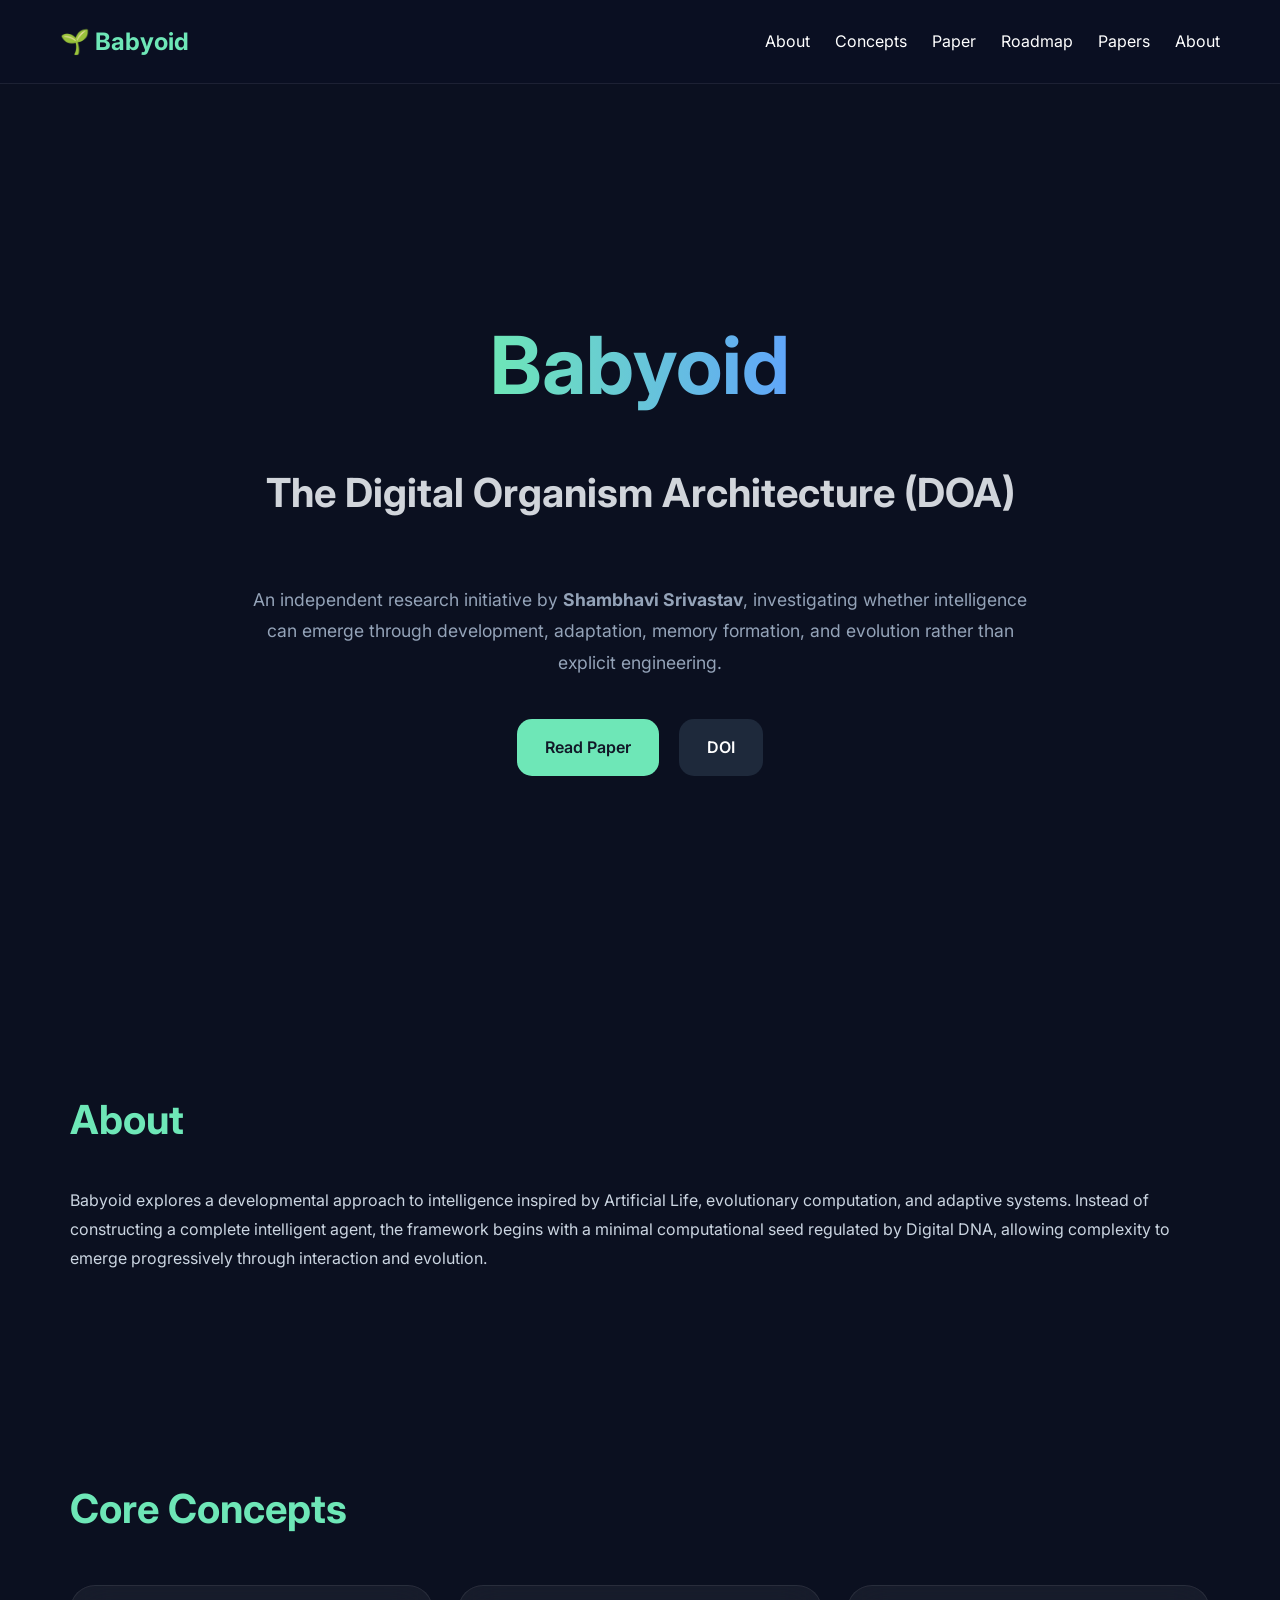
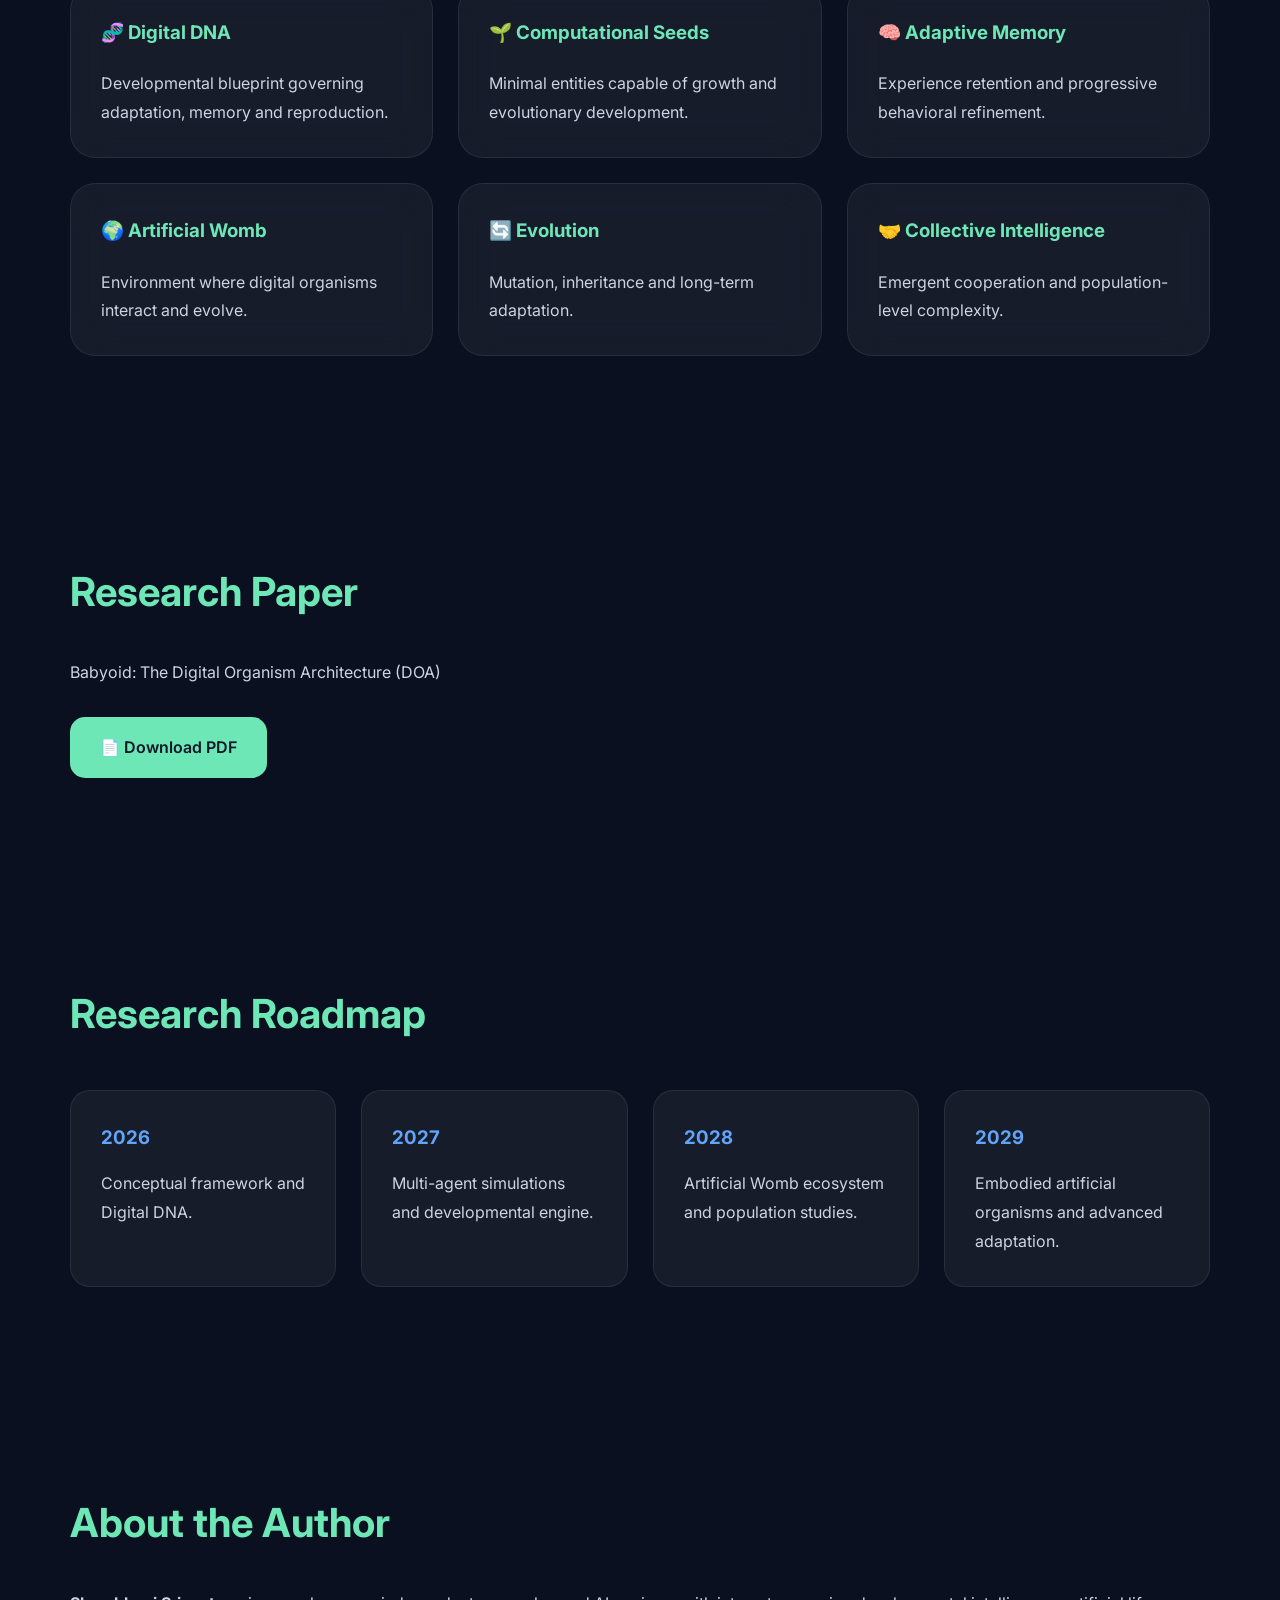
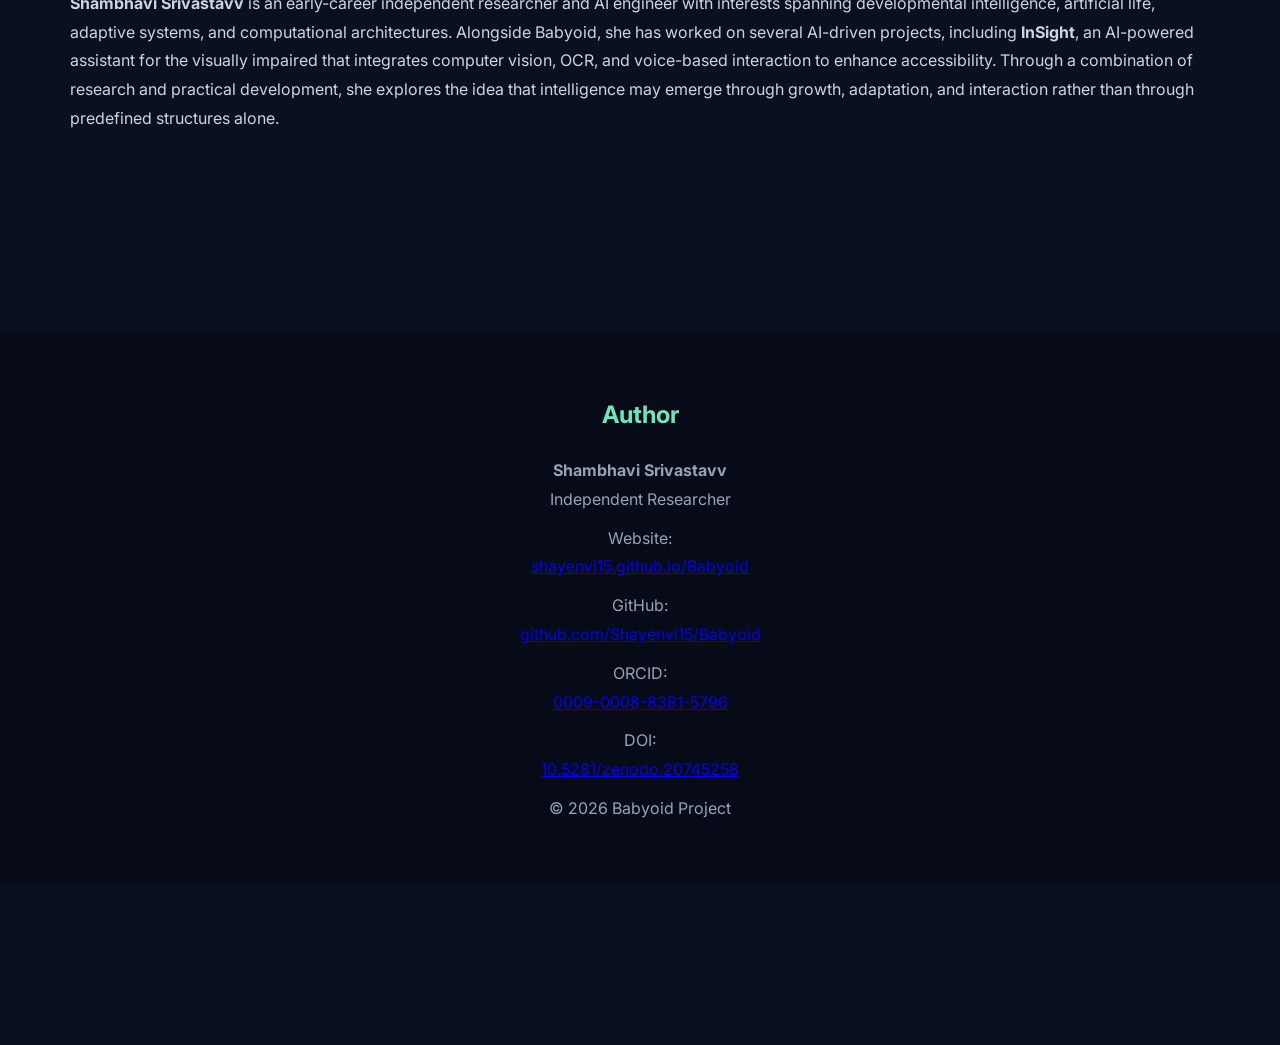
<file: index.html>
<!DOCTYPE html>
<html lang="en">
<head>
<meta charset="UTF-8">
<meta name="viewport" content="width=device-width, initial-scale=1.0">

<title>Babyoid | The Digital Organism Architecture (DOA)</title>

<meta name="description"
content="Babyoid (DOA) investigates how intelligence may emerge through development, adaptation, memory formation, and evolution using computational seeds and Digital DNA.">

<meta name="keywords"
content="Babyoid, Digital Organism Architecture, DOA, Digital DNA, Artificial Life, Emergent Intelligence, Developmental Intelligence, Computational Seeds, Artificial Organisms, Adaptive Systems, Self-Organizing Intelligence, Evolutionary Computation, Complex Systems, Multi-Agent Systems, Artificial General Intelligence, AGI, Digital Embryogenesis, Artificial Womb, Synthetic Intelligence, Computational Biology, Bio-inspired AI, Adaptive Intelligence, Developmental AI, Recursive Intelligence, Machine Evolution, Artificial Ecosystems">

<meta name="author" content="Shambhavi Srivastavv">
<meta name="robots" content="index, follow">
<meta name="language" content="English">

<!-- Canonical -->
<link rel="canonical"
href="https://shayenvi15.github.io/Babyoid/">

<!-- Open Graph -->
<meta property="og:title"
content="Babyoid: The Digital Organism Architecture (DOA)">

<meta property="og:description"
content="A computational framework for developmental intelligence based on Digital DNA, computational seeds, and emergent evolution.">

<meta property="og:type" content="website">

<meta property="og:url"
content="https://shayenvi15.github.io/Babyoid/">

<!-- Twitter -->
<meta name="twitter:card" content="summary">
<meta name="twitter:title"
content="Babyoid | The Digital Organism Architecture (DOA)">

<meta name="twitter:description"
content="A developmental framework inspired by Artificial Life and Digital DNA.">

<!-- Fonts -->
<link rel="stylesheet" href="style.css">
<link rel="preconnect" href="https://fonts.googleapis.com">
<link rel="preconnect" href="https://fonts.gstatic.com" crossorigin>

<link href="https://fonts.googleapis.com/css2?family=Inter:wght@300;400;500;700&display=swap"
rel="stylesheet">

<!-- Structured Data -->
<script type="application/ld+json">
{
  "@context": "https://schema.org",
  "@type": "ResearchProject",
  "name": "Babyoid",
  "alternateName": "The Digital Organism Architecture (DOA)",
  "description": "Babyoid is an independent research initiative investigating developmental intelligence through Digital DNA, computational seeds, artificial womb architecture, and emergent evolution.",
  "url": "https://shayenvi15.github.io/Babyoid/",
  "sameAs": [
    "https://github.com/Shayenvi15/Babyoid",
    "https://doi.org/10.5281/zenodo.20745258",
    "https://orcid.org/0009-0008-8381-5796"
  ],
  "creator": {
    "@type": "Person",
    "name": "Shambhavi Srivastavv",
    "identifier": "https://orcid.org/0009-0008-8381-5796"
  },
  "keywords": [
    "Babyoid",
    "Digital Organism Architecture",
    "Digital DNA",
    "Artificial Life",
    "Emergent Intelligence",
    "Developmental Intelligence",
    "Computational Seeds",
    "AGI"
  ],
  "publisher": {
    "@type": "Organization",
    "name": "Babyoid Research Initiative"
  }
}
</script>

</head>
    
<body>

<header>
    <nav>
        <div class="logo">🌱 Babyoid</div>

        <ul>
            <li><a href="#about">About</a></li>
            <li><a href="#concepts">Concepts</a></li>
            <li><a href="#paper">Paper</a></li>
            <li><a href="#roadmap">Roadmap</a></li>
            <li><a href="papers.html">Papers</a></li>
            <li><a href="about.html">About</a></li>
        </ul>
    </nav>
</header>

<section class="hero">

    <h1>Babyoid</h1>

    <h2>The Digital Organism Architecture (DOA)</h2>

   <p>
    An independent research initiative by
    <strong>Shambhavi Srivastav</strong>,
    investigating whether intelligence can emerge through development,
    adaptation, memory formation, and evolution rather than explicit engineering.
</p>

    <div class="buttons">
        <a href="Paper/BABYOID_DOA_v1.pdf" target="_blank" class="btn">
            Read Paper
        </a>

        <a href="https://doi.org/10.5281/zenodo.20745258" target="_blank" class="btn secondary">
            DOI
        </a>
    </div>

</section>

<section id="about">

    <h2>About</h2>

    <p>
        Babyoid explores a developmental approach to intelligence inspired by
        Artificial Life, evolutionary computation, and adaptive systems.
        Instead of constructing a complete intelligent agent, the framework
        begins with a minimal computational seed regulated by Digital DNA,
        allowing complexity to emerge progressively through interaction and evolution.
    </p>

</section>


<section id="concepts">

<h2>Core Concepts</h2>

<div class="cards">

<div class="card">
<h3>🧬 Digital DNA</h3>
<p>
Developmental blueprint governing adaptation, memory and reproduction.
</p>
</div>

<div class="card">
<h3>🌱 Computational Seeds</h3>
<p>
Minimal entities capable of growth and evolutionary development.
</p>
</div>

<div class="card">
<h3>🧠 Adaptive Memory</h3>
<p>
Experience retention and progressive behavioral refinement.
</p>
</div>

<div class="card">
<h3>🌍 Artificial Womb</h3>
<p>
Environment where digital organisms interact and evolve.
</p>
</div>

<div class="card">
<h3>🔄 Evolution</h3>
<p>
Mutation, inheritance and long-term adaptation.
</p>
</div>

<div class="card">
<h3>🤝 Collective Intelligence</h3>
<p>
Emergent cooperation and population-level complexity.
</p>
</div>

</div>

</section>



<section id="paper">

<h2>Research Paper</h2>

<p>
Babyoid: The Digital Organism Architecture (DOA)
</p>

<a class="download" href="Paper/BABYOID_DOA_v1.pdf" target="_blank">
📄 Download PDF
</a>

</section>



<section id="roadmap">

<h2>Research Roadmap</h2>

<div class="timeline">

<div class="year">
<h3>2026</h3>
<p>Conceptual framework and Digital DNA.</p>
</div>

<div class="year">
<h3>2027</h3>
<p>Multi-agent simulations and developmental engine.</p>
</div>

<div class="year">
<h3>2028</h3>
<p>Artificial Womb ecosystem and population studies.</p>
</div>

<div class="year">
<h3>2029</h3>
<p>Embodied artificial organisms and advanced adaptation.</p>
</div>

</div>

</section>

<section id="author">

<h2>About the Author</h2>

<p>
<strong>Shambhavi Srivastavv</strong> is an early-career independent researcher and AI engineer with interests spanning developmental intelligence, artificial life, adaptive systems, and computational architectures. Alongside Babyoid, she has worked on several AI-driven projects, including <strong>InSight</strong>, an AI-powered assistant for the visually impaired that integrates computer vision, OCR, and voice-based interaction to enhance accessibility. Through a combination of research and practical development, she explores the idea that intelligence may emerge through growth, adaptation, and interaction rather than through predefined structures alone.
</p>

</section>
  
<footer>

<h2>Author</h2>

<p>
<strong> Shambhavi Srivastavv</strong><br>
Independent Researcher
</p>

<p>
Website:<br>
<a href="https://shayenvi15.github.io/Babyoid/" target="_blank">
shayenvi15.github.io/Babyoid
</a>
</p>

<p>
GitHub:<br>
<a href="https://github.com/Shayenvi15/Babyoid" target="_blank">
github.com/Shayenvi15/Babyoid
</a>
</p>

<p>
ORCID:<br>
<a href="https://orcid.org/0009-0008-8381-5796" target="_blank">
0009-0008-8381-5796
</a>
</p>

<p>
DOI:<br>
<a href="https://doi.org/10.5281/zenodo.20745258" target="_blank">
10.5281/zenodo.20745258
</a>
</p>

<p>
© 2026 Babyoid Project
</p>

</footer>
<script src= "script.js"></script>
</body>
</html>
</file>
<file: style.css>
*{
    margin:0;
    padding:0;
    box-sizing:border-box;
}

html{
    scroll-behavior:smooth;
}

body{
    font-family:'Inter',sans-serif;
    background:#0b1020;
    color:#f5f5f5;
    line-height:1.8;
}

/* Navigation */

header{
    position:sticky;
    top:0;
    z-index:100;
    background:rgba(10,15,35,0.8);
    backdrop-filter:blur(12px);
    border-bottom:1px solid rgba(255,255,255,0.08);
}

nav{
    max-width:1200px;
    margin:auto;
    display:flex;
    justify-content:space-between;
    align-items:center;
    padding:20px;
}

.logo{
    font-size:1.5rem;
    font-weight:700;
    color:#6ee7b7;
}

nav ul{
    list-style:none;
    display:flex;
    gap:25px;
}

nav a{
    color:white;
    text-decoration:none;
    transition:0.3s;
}

nav a:hover{
    color:#6ee7b7;
}

/* Hero Section */

.hero{
    min-height:100vh;
    display:flex;
    flex-direction:column;
    justify-content:center;
    align-items:center;
    text-align:center;
    padding:40px;
}

.hero h1{
    font-size:5rem;
    font-weight:700;
    background:linear-gradient(90deg,#6ee7b7,#60a5fa);
    -webkit-background-clip:text;
    -webkit-text-fill-color:transparent;
}

.hero h2{
    margin-top:20px;
    color:#d1d5db;
}

.hero p{
    max-width:800px;
    margin-top:25px;
    color:#94a3b8;
    font-size:1.1rem;
}

/* Buttons */

.buttons{
    margin-top:40px;
    display:flex;
    gap:20px;
}

.btn{
    padding:14px 28px;
    border-radius:15px;
    background:#6ee7b7;
    color:#111827;
    text-decoration:none;
    font-weight:600;
    transition:0.3s;
}

.btn:hover{
    transform:translateY(-4px);
}

.secondary{
    background:#1e293b;
    color:white;
}

/* Sections */

section{
    max-width:1200px;
    margin:auto;
    padding:100px 30px;
}

section h2{
    font-size:2.5rem;
    margin-bottom:30px;
    color:#6ee7b7;
}

section p{
    color:#cbd5e1;
}

/* Cards */

.cards{
    display:grid;
    grid-template-columns:repeat(auto-fit,minmax(300px,1fr));
    gap:25px;
    margin-top:40px;
}

.card{
    background:rgba(255,255,255,0.05);
    border:1px solid rgba(255,255,255,0.08);
    border-radius:25px;
    padding:30px;
    backdrop-filter:blur(20px);
    transition:0.4s;
}

.card:hover{
    transform:translateY(-10px);
    border-color:#6ee7b7;
}

.card h3{
    margin-bottom:20px;
    color:#6ee7b7;
}

/* Download Button */

.download{
    display:inline-block;
    margin-top:30px;
    padding:16px 30px;
    background:#6ee7b7;
    color:#111827;
    text-decoration:none;
    border-radius:15px;
    font-weight:600;
    transition:0.3s;
}

.download:hover{
    transform:scale(1.05);
}

/* Timeline */

.timeline{
    display:grid;
    grid-template-columns:repeat(auto-fit,minmax(220px,1fr));
    gap:25px;
    margin-top:40px;
}

.year{
    background:rgba(255,255,255,0.05);
    padding:30px;
    border-radius:20px;
    border:1px solid rgba(255,255,255,0.08);
}

.year h3{
    color:#60a5fa;
    margin-bottom:15px;
}

/* Footer */

footer{
    margin-top:100px;
    text-align:center;
    padding:60px 20px;
    background:#070b18;
}

footer h2{
    color:#6ee7b7;
    margin-bottom:20px;
}

footer p{
    color:#94a3b8;
    margin-top:10px;
}

/* Responsive */

@media(max-width:768px){

.hero h1{
    font-size:3rem;
}

nav{
    flex-direction:column;
    gap:20px;
}

nav ul{
    flex-wrap:wrap;
    justify-content:center;
}

.buttons{
    flex-direction:column;
}

}
</file>
